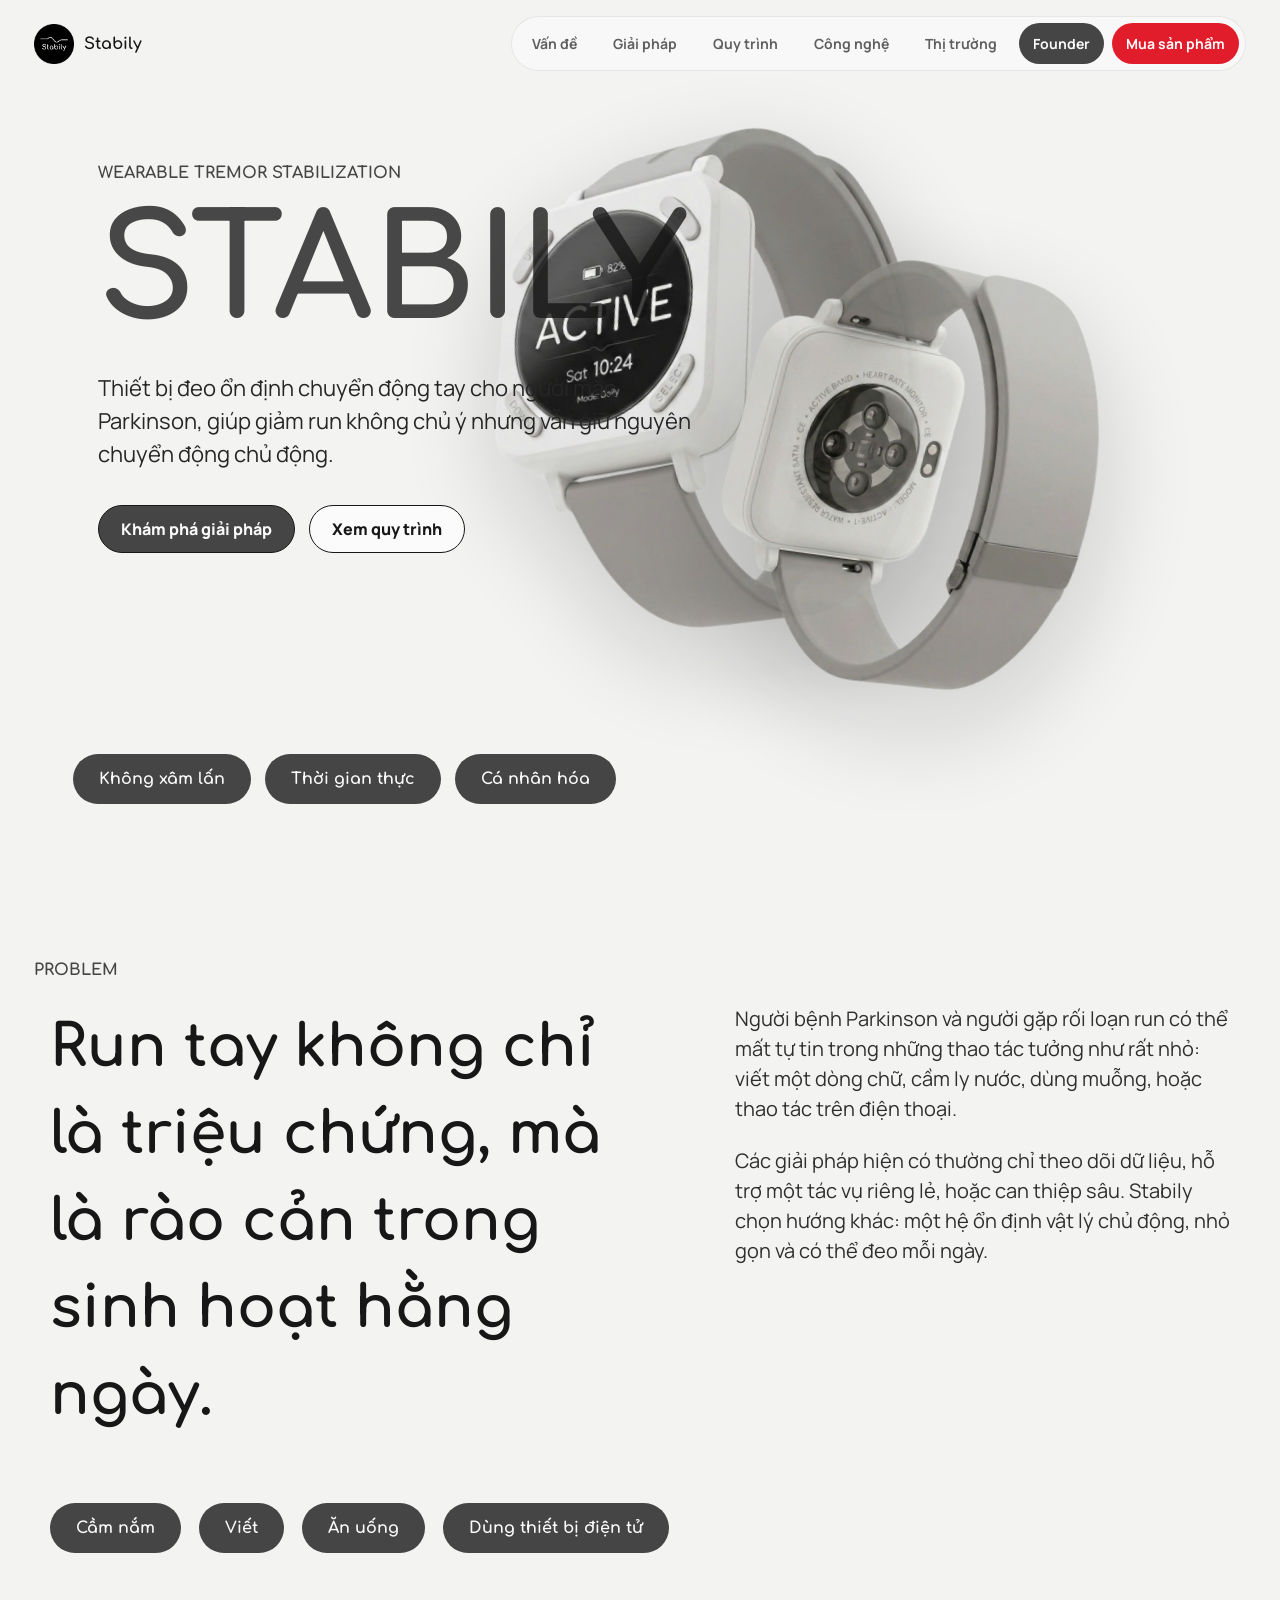
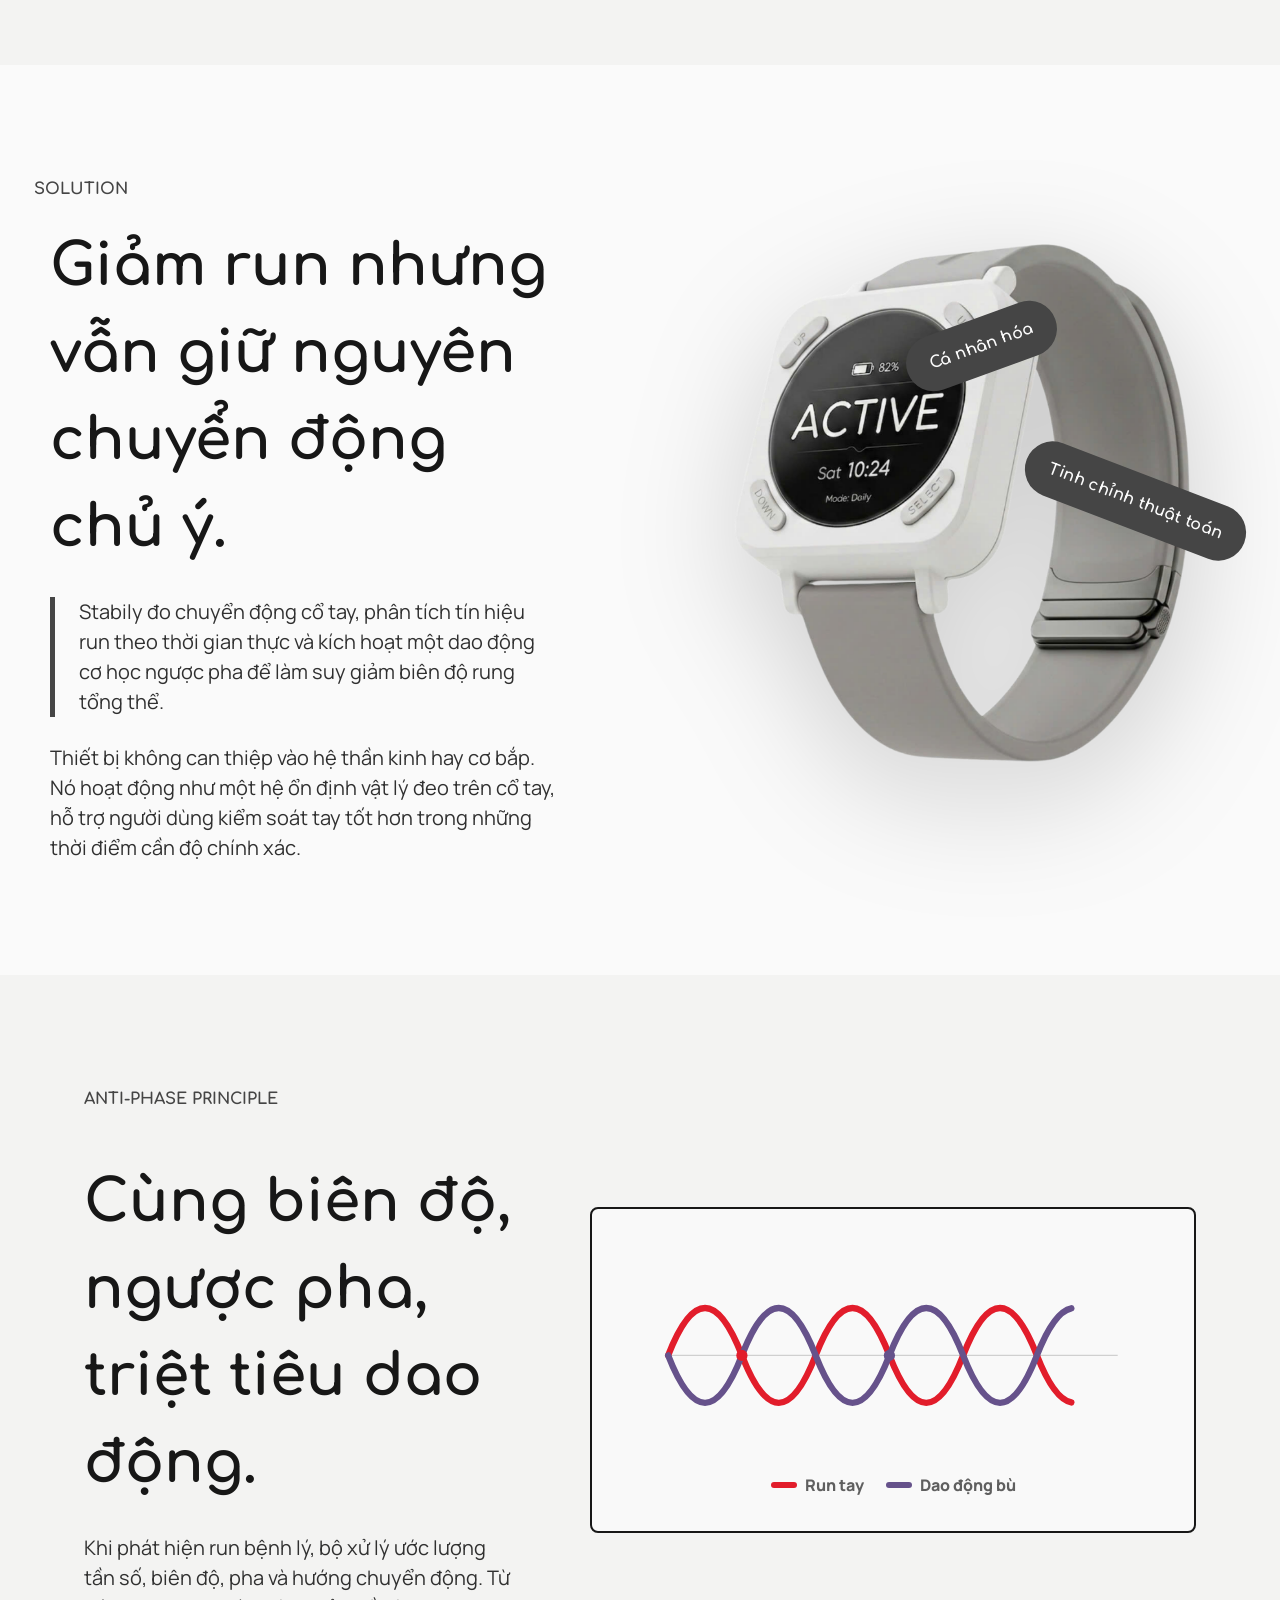
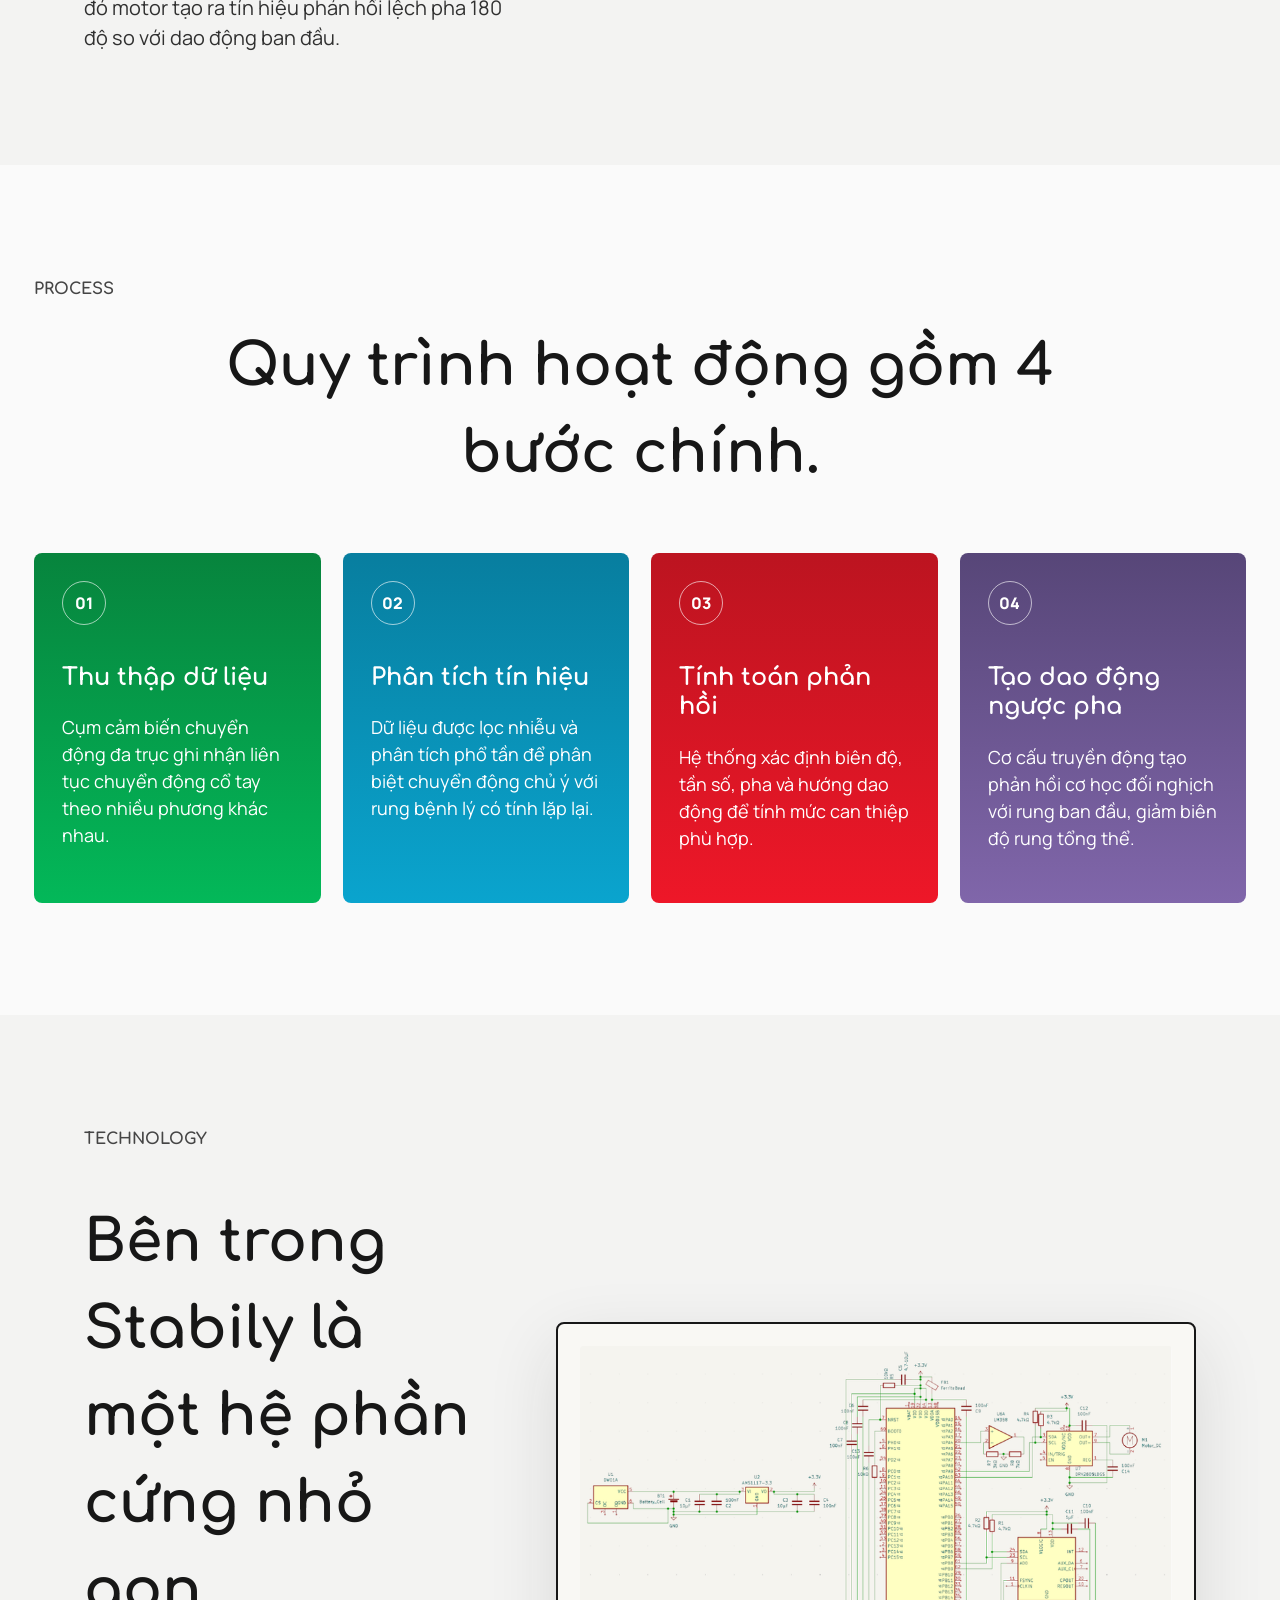
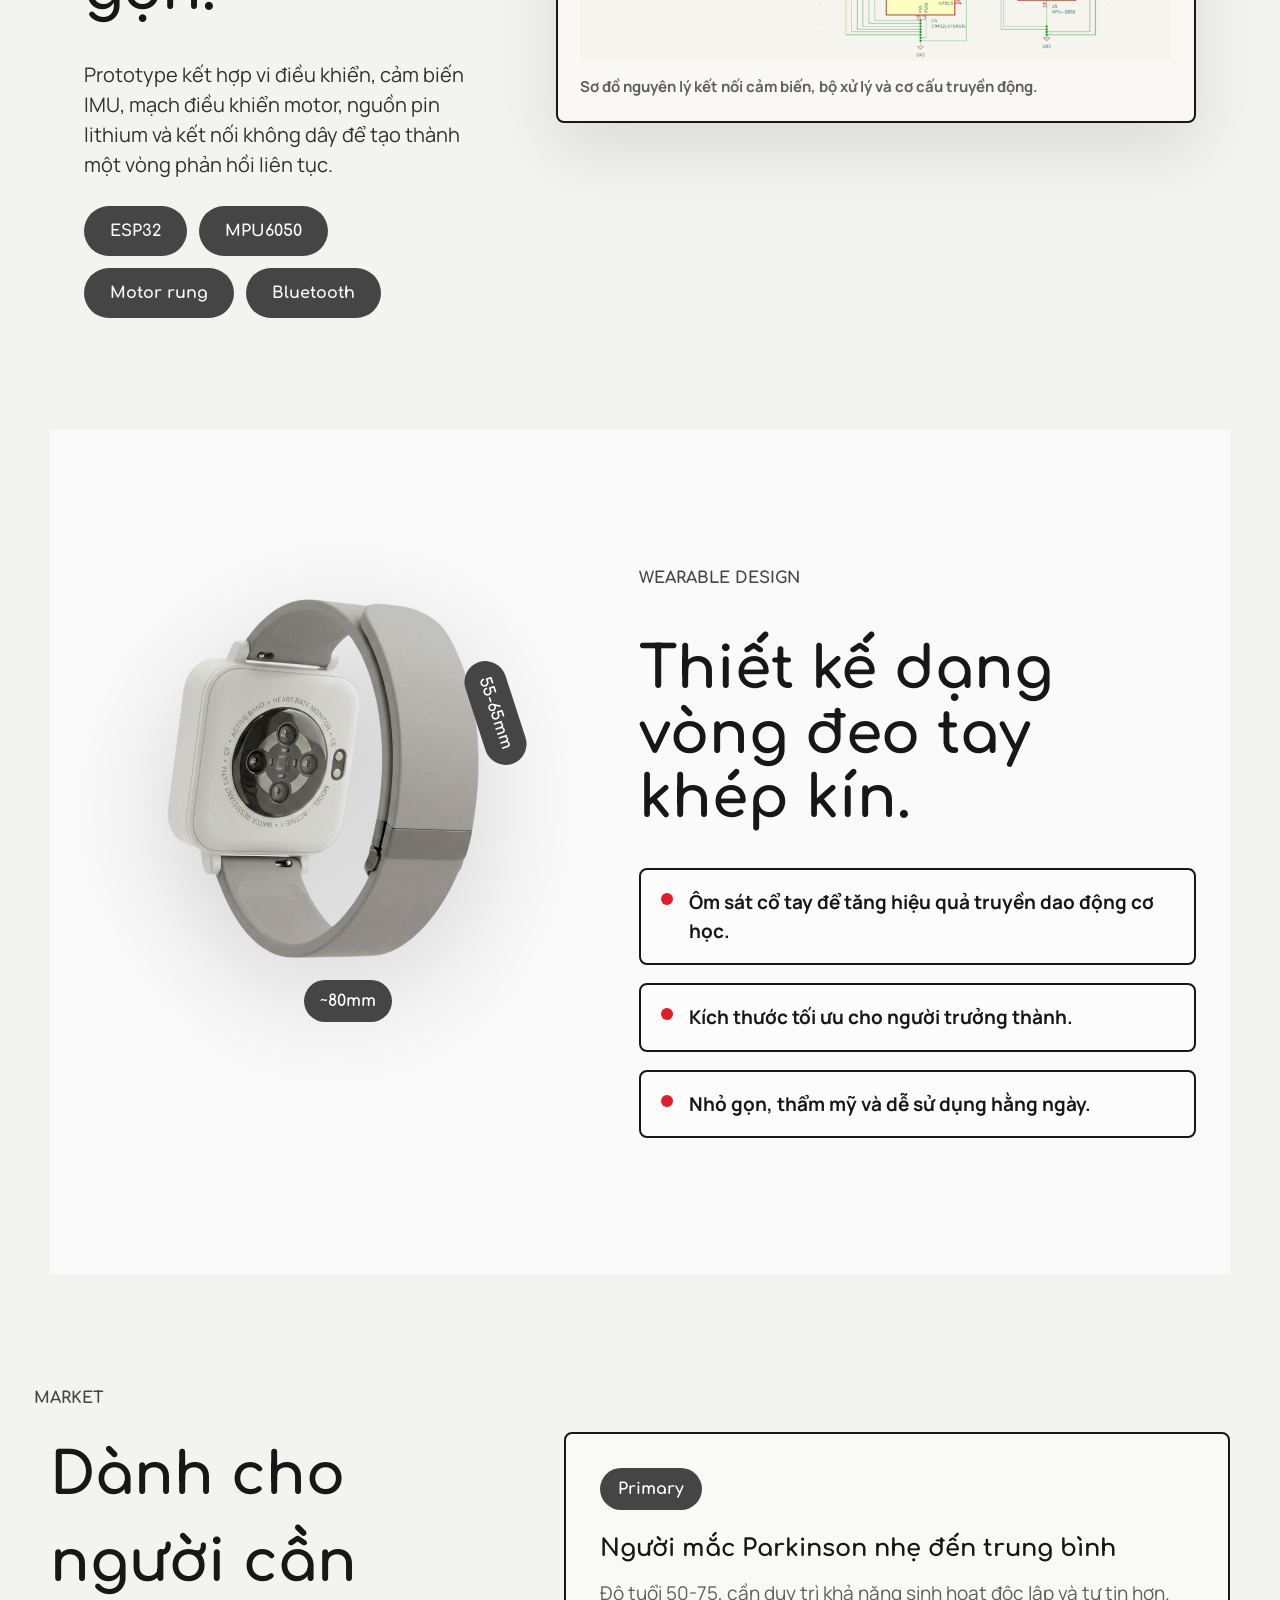
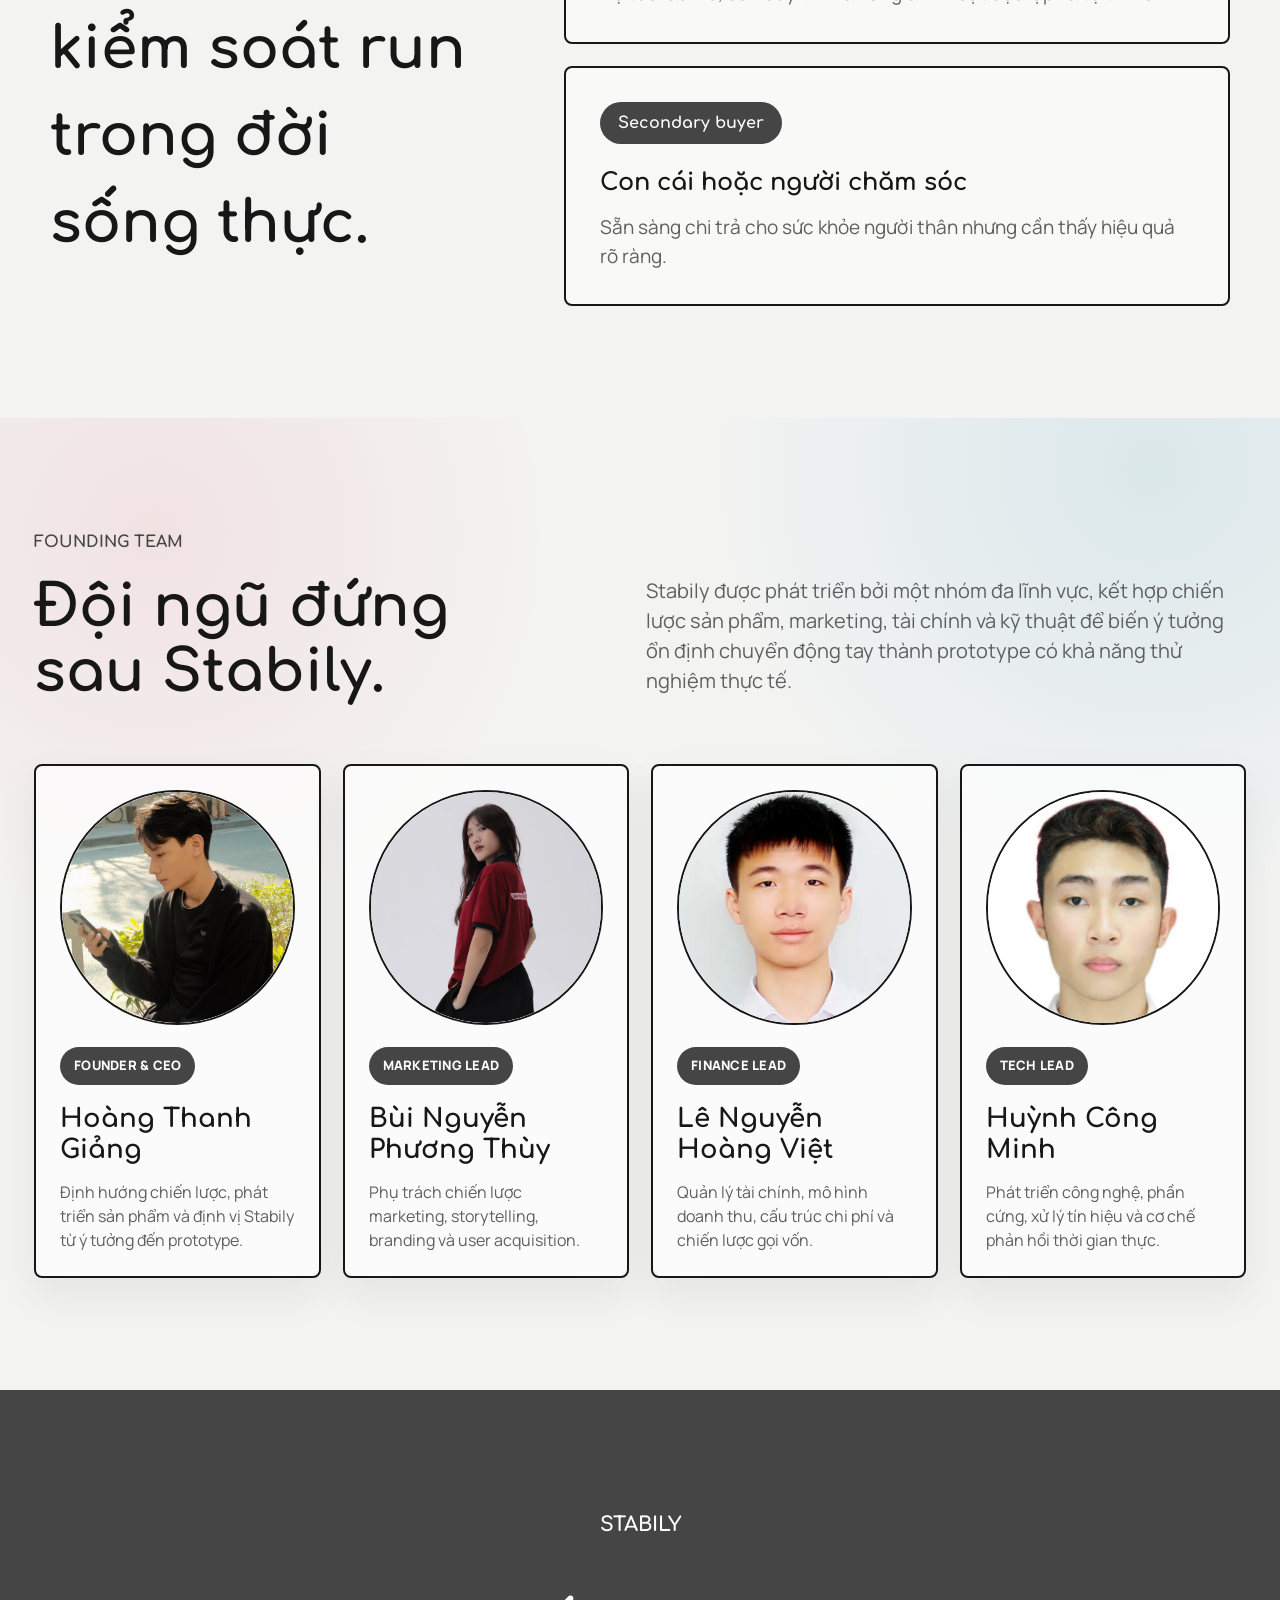
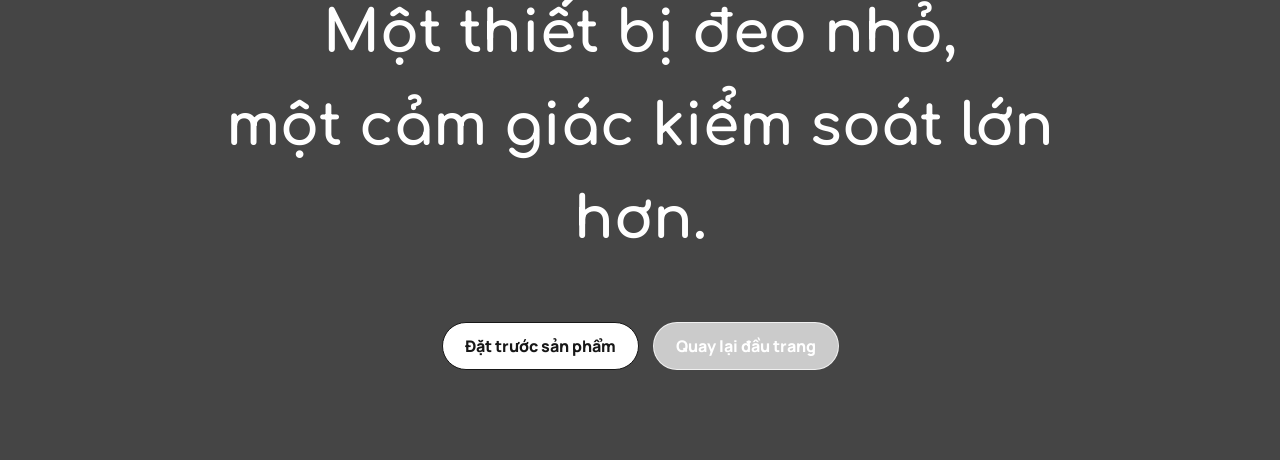
<file: index.html>
<!doctype html>
<html lang="vi">
  <head>
    <meta charset="utf-8" />
    <meta name="viewport" content="width=device-width, initial-scale=1" />
    <meta
      name="description"
      content="Stabily là thiết bị đeo hỗ trợ ổn định chuyển động tay cho người mắc Parkinson thông qua cơ chế bù trừ dao động ngược pha."
    />
    <title>Stabily | Wearable Tremor Stabilization</title>
    <link rel="preconnect" href="https://fonts.googleapis.com" />
    <link rel="preconnect" href="https://fonts.gstatic.com" crossorigin />
    <link
      href="https://fonts.googleapis.com/css2?family=Comfortaa:wght@400;500;600;700&family=Manrope:wght@400;500;600;700;800&display=swap"
      rel="stylesheet"
    />
    <link rel="stylesheet" href="./styles.css" />
  </head>
  <body>
    <header class="site-header" data-elevated="false">
      <a class="brand" href="index.html" aria-label="Stabily home">
        <img src="logo.png" alt="Stabily" style="height: 40px; width: auto; display: block;">
        <span>Stabily</span>
      </a>

      <button class="menu-toggle" type="button" aria-expanded="false" aria-controls="site-nav">
        <span></span>
        <span></span>
      </button>

      <nav class="site-nav" id="site-nav" aria-label="Điều hướng chính">
        <a href="#problem">Vấn đề</a>
        <a href="#solution">Giải pháp</a>
        <a href="#process">Quy trình</a>
        <a href="#hardware">Công nghệ</a>
        <a href="#market">Thị trường</a>
        <a href="#founders">Founder</a>
        <a class="nav-buy" href="./buy.html">Mua sản phẩm</a>
      </nav>
    </header>

    <main id="top">
      <section class="hero" aria-labelledby="hero-title">
        <div class="hero-product" aria-hidden="true">
          <img
            class="hero-ring hero-ring-front"
            src="stabily-front.png"
            alt=""
          />
          <img
            class="hero-ring hero-ring-inside"
            src="stabily-inside.png"
            alt=""
          />
        </div>

        <div class="hero-copy reveal">
          <p class="eyebrow">Wearable Tremor Stabilization</p>
          <h1 id="hero-title">STABILY</h1>
          <p class="hero-subtitle">
            Thiết bị đeo ổn định chuyển động tay cho người mắc Parkinson, giúp giảm run
            không chủ ý nhưng vẫn giữ nguyên chuyển động chủ động.
          </p>
          <div class="hero-actions">
            <a class="button button-primary" href="#solution">Khám phá giải pháp</a>
            <a class="button button-ghost" href="#process">Xem quy trình</a>
          </div>
        </div>

        <div class="hero-meta reveal" aria-label="Điểm nổi bật">
          <span>Không xâm lấn</span>
          <span>Thời gian thực</span>
          <span>Cá nhân hóa</span>
        </div>
      </section>

      <section class="problem-section section-pad" id="problem" aria-labelledby="problem-title">
        <div class="section-kicker">Problem</div>
        <div class="problem-grid">
          <div class="reveal">
            <h2 id="problem-title">Run tay không chỉ là triệu chứng, mà là rào cản trong sinh hoạt hằng ngày.</h2>
          </div>
          <div class="problem-copy reveal">
            <p>
              Người bệnh Parkinson và người gặp rối loạn run có thể mất tự tin trong những
              thao tác tưởng như rất nhỏ: viết một dòng chữ, cầm ly nước, dùng muỗng, hoặc
              thao tác trên điện thoại.
            </p>
            <p>
              Các giải pháp hiện có thường chỉ theo dõi dữ liệu, hỗ trợ một tác vụ riêng lẻ,
              hoặc can thiệp sâu. Stabily chọn hướng khác: một hệ ổn định vật lý chủ động,
              nhỏ gọn và có thể đeo mỗi ngày.
            </p>
          </div>
        </div>

        <div class="activity-strip reveal" aria-label="Hoạt động bị ảnh hưởng">
          <span>Cầm nắm</span>
          <span>Viết</span>
          <span>Ăn uống</span>
          <span>Dùng thiết bị điện tử</span>
        </div>
      </section>

      <section class="solution-section section-pad" id="solution" aria-labelledby="solution-title">
        <div class="section-kicker">Solution</div>
        <div class="solution-layout">
          <div class="solution-copy reveal">
            <h2 id="solution-title">Giảm run nhưng vẫn giữ nguyên chuyển động chủ ý.</h2>
            <p>
              Stabily đo chuyển động cổ tay, phân tích tín hiệu run theo thời gian thực và
              kích hoạt một dao động cơ học ngược pha để làm suy giảm biên độ rung tổng thể.
            </p>
            <p>
              Thiết bị không can thiệp vào hệ thần kinh hay cơ bắp. Nó hoạt động như một hệ
              ổn định vật lý đeo trên cổ tay, hỗ trợ người dùng kiểm soát tay tốt hơn trong
              những thời điểm cần độ chính xác.
            </p>
          </div>

          <div class="product-stage reveal">
            <img src="stabily-front.png" alt="Thiết bị đeo Stabily mặt ngoài" />
            <div class="callout callout-top">Cá nhân hóa</div>
            <div class="callout callout-side">Tinh chỉnh thuật toán</div>
          </div>
        </div>
      </section>

      <section class="wave-section section-pad" aria-labelledby="wave-title">
        <div class="wave-copy reveal">
          <div class="section-kicker">Anti-phase principle</div>
          <h2 id="wave-title">Cùng biên độ, ngược pha, triệt tiêu dao động.</h2>
          <p>
            Khi phát hiện run bệnh lý, bộ xử lý ước lượng tần số, biên độ, pha và hướng
            chuyển động. Từ đó motor tạo ra tín hiệu phản hồi lệch pha 180 độ so với dao
            động ban đầu.
          </p>
        </div>

        <div class="wave-panel reveal" aria-label="Minh họa dao động ngược pha">
          <svg viewBox="0 0 760 320" role="img" aria-labelledby="wave-svg-title wave-svg-desc">
            <title id="wave-svg-title">Minh họa dao động ngược pha</title>
            <desc id="wave-svg-desc">
              Một đường thể hiện rung tay và một đường thể hiện dao động bù ngược pha.
            </desc>
            <path class="grid-line" d="M60 160H700" />
            <path
              class="wave wave-tremor"
              d="M60 160 C95 70, 130 70, 165 160 S235 250, 270 160 S340 70, 375 160 S445 250, 480 160 S550 70, 585 160 S655 250, 700 160"
            />
            <path
              class="wave wave-counter"
              d="M60 160 C95 250, 130 250, 165 160 S235 70, 270 160 S340 250, 375 160 S445 70, 480 160 S550 250, 585 160 S655 70, 700 160"
            />
            <circle class="pulse-dot" cx="165" cy="160" r="8" />
            <circle class="pulse-dot pulse-dot-alt" cx="375" cy="160" r="8" />
          </svg>
          <div class="wave-legend">
            <span><i class="legend-red"></i>Run tay</span>
            <span><i class="legend-purple"></i>Dao động bù</span>
          </div>
        </div>
      </section>

      <section class="process-section section-pad" id="process" aria-labelledby="process-title">
        <div class="section-kicker">Process</div>
        <h2 id="process-title" class="center-title reveal">Quy trình hoạt động gồm 4 bước chính.</h2>

        <div class="process-grid">
          <article class="process-card process-green reveal">
            <span>01</span>
            <h3>Thu thập dữ liệu</h3>
            <p>
              Cụm cảm biến chuyển động đa trục ghi nhận liên tục chuyển động cổ tay theo
              nhiều phương khác nhau.
            </p>
          </article>

          <article class="process-card process-blue reveal">
            <span>02</span>
            <h3>Phân tích tín hiệu</h3>
            <p>
              Dữ liệu được lọc nhiễu và phân tích phổ tần để phân biệt chuyển động chủ ý với
              rung bệnh lý có tính lặp lại.
            </p>
          </article>

          <article class="process-card process-red reveal">
            <span>03</span>
            <h3>Tính toán phản hồi</h3>
            <p>
              Hệ thống xác định biên độ, tần số, pha và hướng dao động để tính mức can thiệp
              phù hợp.
            </p>
          </article>

          <article class="process-card process-purple reveal">
            <span>04</span>
            <h3>Tạo dao động ngược pha</h3>
            <p>
              Cơ cấu truyền động tạo phản hồi cơ học đối nghịch với rung ban đầu, giảm biên
              độ rung tổng thể.
            </p>
          </article>
        </div>
      </section>

      <section class="hardware-section section-pad" id="hardware" aria-labelledby="hardware-title">
        <div class="hardware-copy reveal">
          <div class="section-kicker">Technology</div>
          <h2 id="hardware-title">Bên trong Stabily là một hệ phần cứng nhỏ gọn.</h2>
          <p>
            Prototype kết hợp vi điều khiển, cảm biến IMU, mạch điều khiển motor, nguồn pin
            lithium và kết nối không dây để tạo thành một vòng phản hồi liên tục.
          </p>
          <div class="hardware-tags" aria-label="Thành phần hệ thống">
            <span>ESP32</span>
            <span>MPU6050</span>
            <span>Motor rung</span>
            <span>Bluetooth</span>
          </div>
        </div>

        <figure class="circuit-frame reveal">
          <img src="stabily-circuit.png" alt="Sơ đồ kỹ thuật bo mạch Stabily" />
          <figcaption>Sơ đồ nguyên lý kết nối cảm biến, bộ xử lý và cơ cấu truyền động.</figcaption>
        </figure>
      </section>

      <section class="fit-section section-pad" aria-labelledby="fit-title">
        <div class="fit-product reveal">
          <img src="stabily-inside.png" alt="Mặt trong thiết bị đeo Stabily" />
          <div class="dimension dimension-height">55-65mm</div>
          <div class="dimension dimension-width">~80mm</div>
        </div>
        <div class="fit-copy reveal">
          <div class="section-kicker">Wearable design</div>
          <h2 id="fit-title">Thiết kế dạng vòng đeo tay khép kín.</h2>
          <ul class="fit-list">
            <li>Ôm sát cổ tay để tăng hiệu quả truyền dao động cơ học.</li>
            <li>Kích thước tối ưu cho người trưởng thành.</li>
            <li>Nhỏ gọn, thẩm mỹ và dễ sử dụng hằng ngày.</li>
          </ul>
        </div>
      </section>

      <section class="market-section section-pad" id="market" aria-labelledby="market-title">
        <div class="section-kicker">Market</div>
        <div class="market-layout">
          <div class="reveal">
            <h2 id="market-title">Dành cho người cần kiểm soát run trong đời sống thực.</h2>
          </div>
          <div class="market-columns">
            <article class="market-column reveal">
              <span>Primary</span>
              <h3>Người mắc Parkinson nhẹ đến trung bình</h3>
              <p>Độ tuổi 50-75, cần duy trì khả năng sinh hoạt độc lập và tự tin hơn.</p>
            </article>
            <article class="market-column reveal">
              <span>Secondary buyer</span>
              <h3>Con cái hoặc người chăm sóc</h3>
              <p>Sẵn sàng chi trả cho sức khỏe người thân nhưng cần thấy hiệu quả rõ ràng.</p>
            </article>
          </div>
        </div>
      </section>

      <section class="founder-section section-pad" id="founders" aria-labelledby="founders-title">
        <div class="section-kicker">Founding team</div>
        <div class="founder-heading reveal">
          <h2 id="founders-title">Đội ngũ đứng sau Stabily.</h2>
          <p>
            Stabily được phát triển bởi một nhóm đa lĩnh vực, kết hợp chiến lược sản phẩm,
            marketing, tài chính và kỹ thuật để biến ý tưởng ổn định chuyển động tay thành
            prototype có khả năng thử nghiệm thực tế.
          </p>
        </div>

        <div class="founder-grid">
          <article class="founder-card reveal">
            <img src="hoang-thanh-giang.png" alt="Hoàng Thanh Giảng" />
            <span>Founder & CEO</span>
            <h3>Hoàng Thanh Giảng</h3>
            <p>Định hướng chiến lược, phát triển sản phẩm và định vị Stabily từ ý tưởng đến prototype.</p>
          </article>

          <article class="founder-card reveal">
            <img src="bui-nguyen-phuong-thuy.png" alt="Bùi Nguyễn Phương Thùy" />
            <span>Marketing Lead</span>
            <h3>Bùi Nguyễn Phương Thùy</h3>
            <p>Phụ trách chiến lược marketing, storytelling, branding và user acquisition.</p>
          </article>

          <article class="founder-card reveal">
            <img src="le-nguyen-hoang-viet.png" alt="Lê Nguyễn Hoàng Việt" />
            <span>Finance Lead</span>
            <h3>Lê Nguyễn Hoàng Việt</h3>
            <p>Quản lý tài chính, mô hình doanh thu, cấu trúc chi phí và chiến lược gọi vốn.</p>
          </article>

          <article class="founder-card reveal">
            <img src="huynh-cong-minh.png" alt="Huỳnh Công Minh" />
            <span>Tech Lead</span>
            <h3>Huỳnh Công Minh</h3>
            <p>Phát triển công nghệ, phần cứng, xử lý tín hiệu và cơ chế phản hồi thời gian thực.</p>
          </article>
        </div>
      </section>

      <section class="cta-section" aria-labelledby="cta-title">
        <div class="cta-inner reveal">
          <p class="eyebrow">Stabily</p>
          <h2 id="cta-title">Một thiết bị đeo nhỏ, <br>
            một cảm giác kiểm soát lớn hơn.</h2>
          <div class="cta-actions">
            <a class="button button-primary" href="./buy.html">Đặt trước sản phẩm</a>
            <a class="button button-ghost light" href="#top">Quay lại đầu trang</a>
          </div>
        </div>
      </section>
    </main>

    <script src="./script.js"></script>
  </body>
</html>
</file>
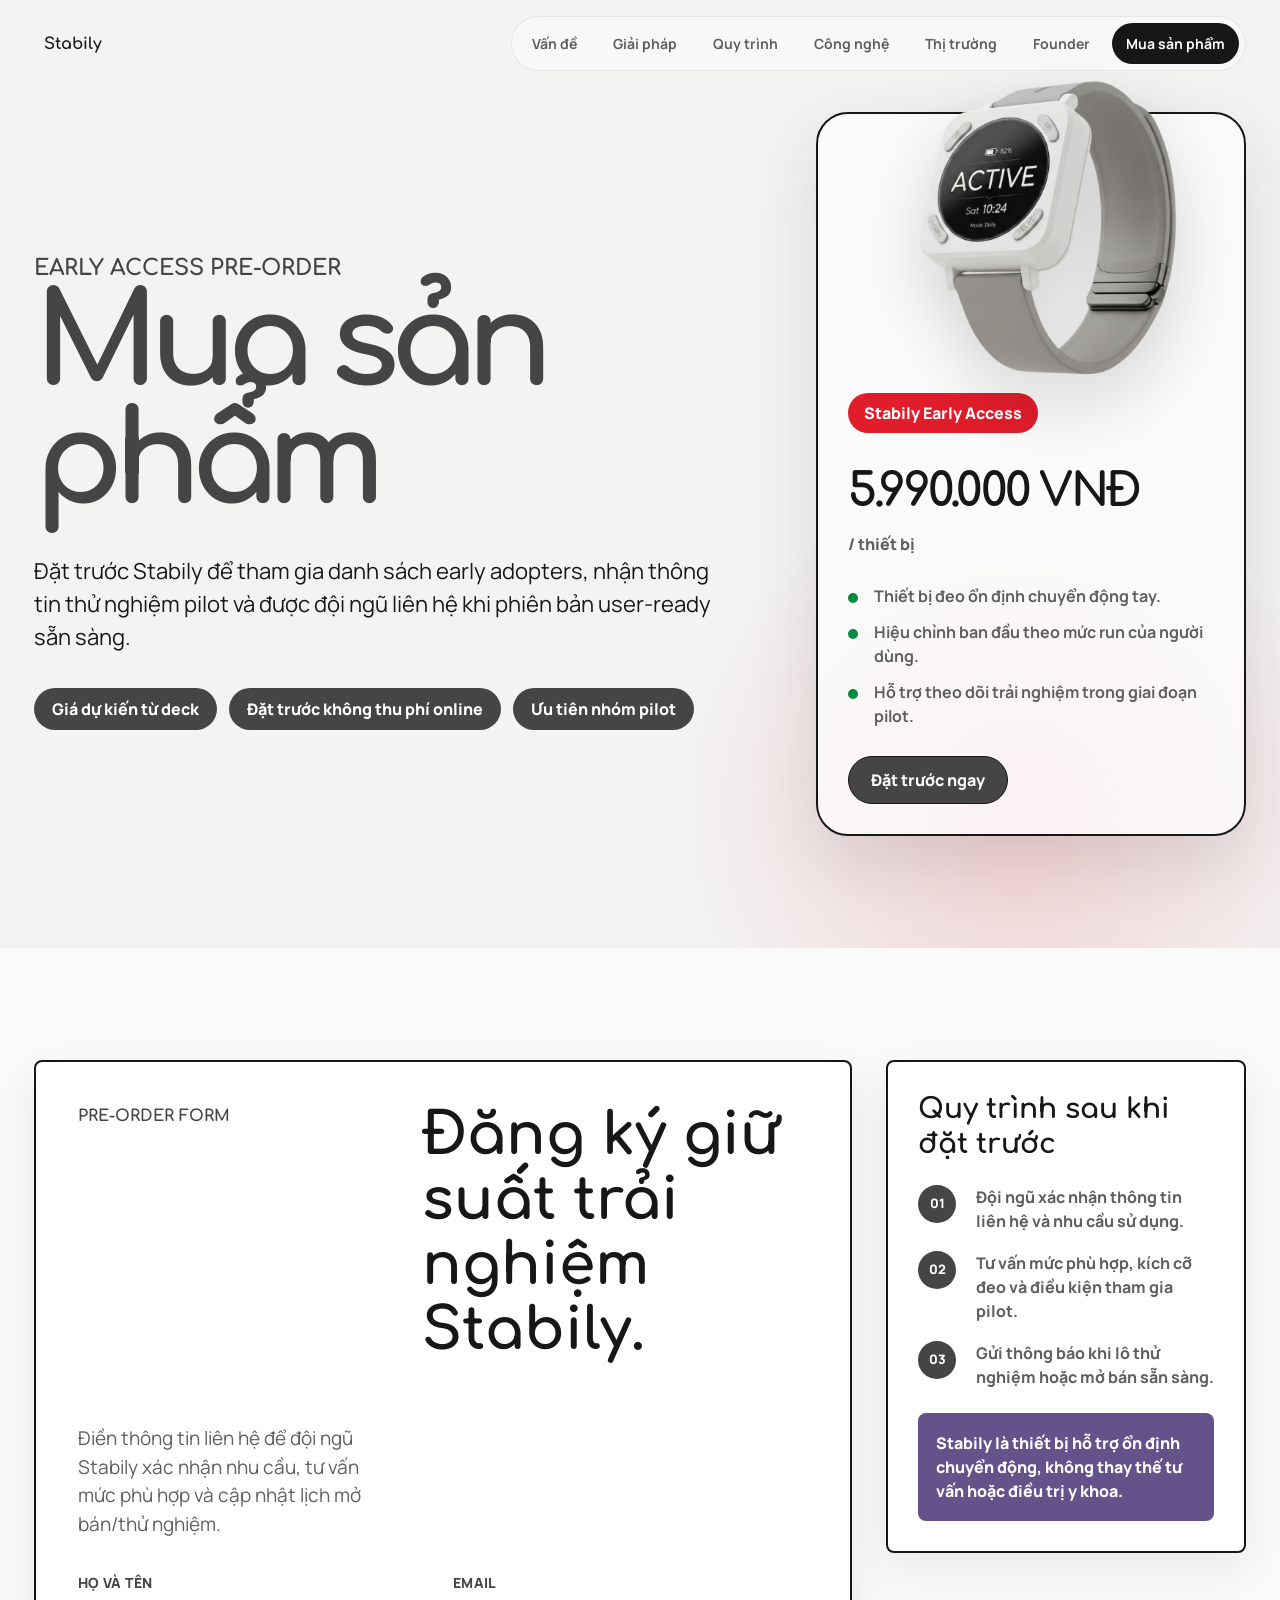
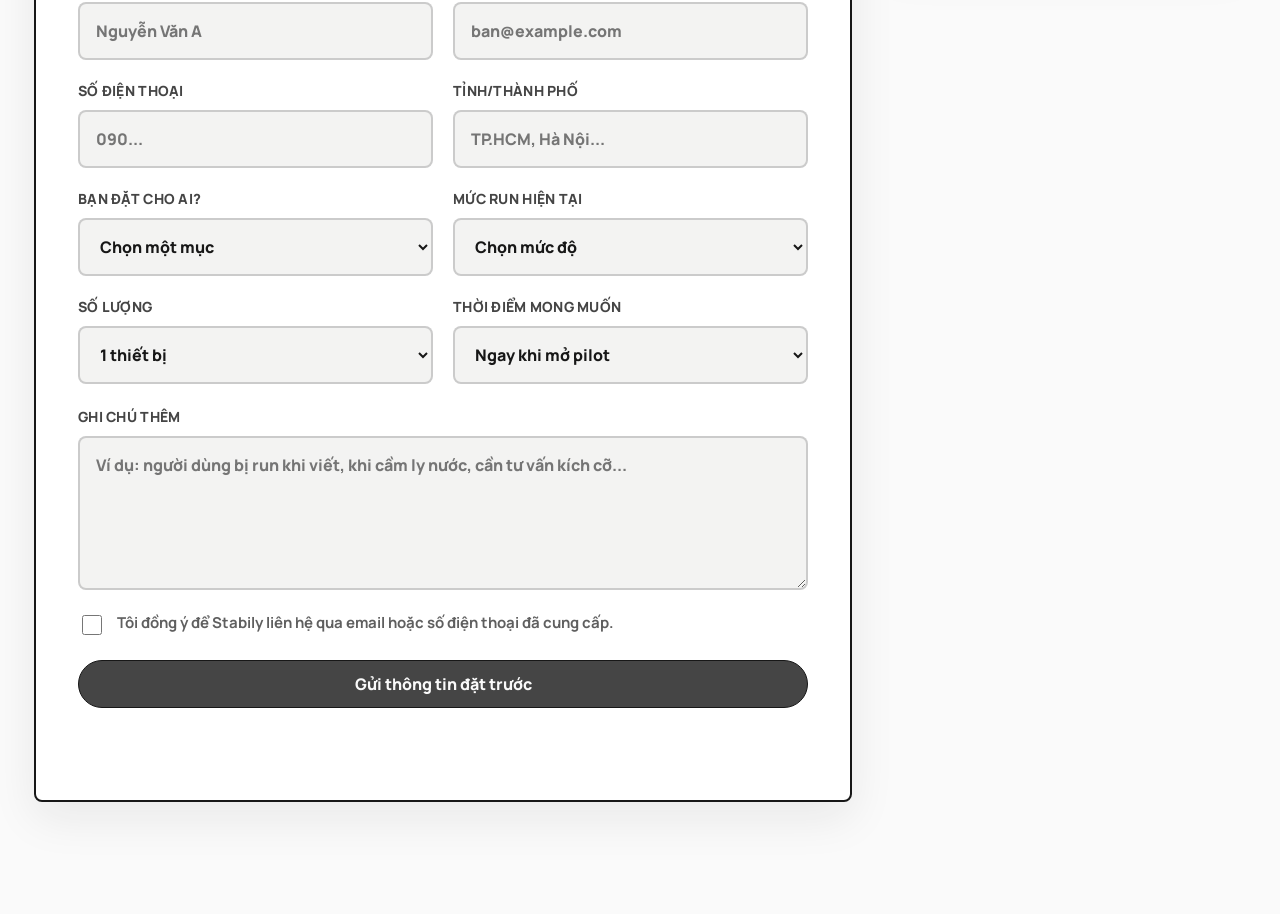
<file: buy.html>
<!doctype html>
<html lang="vi">
  <head>
    <meta charset="utf-8" />
    <meta name="viewport" content="width=device-width, initial-scale=1" />
    <meta
      name="description"
      content="Đặt trước Stabily - thiết bị đeo hỗ trợ ổn định chuyển động tay cho người mắc Parkinson và người gặp rối loạn run."
    />
    <title>Mua sản phẩm | Stabily</title>
    <link rel="preconnect" href="https://fonts.googleapis.com" />
    <link rel="preconnect" href="https://fonts.gstatic.com" crossorigin />
    <link
      href="https://fonts.googleapis.com/css2?family=Comfortaa:wght@400;500;600;700&family=Manrope:wght@400;500;600;700;800&display=swap"
      rel="stylesheet"
    />
    <link rel="stylesheet" href="./styles.css" />
  </head>
  <body class="buy-page">
    <header class="site-header" data-elevated="false">
      <a class="brand" href="./index.html#top" aria-label="Stabily home">
        <span class="brand-mark">
          <span class="brand-wave"></span>
        </span>
        <span>Stabily</span>
      </a>

      <button class="menu-toggle" type="button" aria-expanded="false" aria-controls="site-nav">
        <span></span>
        <span></span>
      </button>

      <nav class="site-nav" id="site-nav" aria-label="Điều hướng chính">
        <a href="./index.html#problem">Vấn đề</a>
        <a href="./index.html#solution">Giải pháp</a>
        <a href="./index.html#process">Quy trình</a>
        <a href="./index.html#hardware">Công nghệ</a>
        <a href="./index.html#market">Thị trường</a>
        <a href="./index.html#founders">Founder</a>
        <a class="nav-buy is-active" href="./buy.html">Mua sản phẩm</a>
      </nav>
    </header>

    <main id="top">
      <section class="purchase-hero section-pad" aria-labelledby="purchase-title">
        <div class="purchase-copy reveal">
          <p class="eyebrow">Early Access Pre-order</p>
          <h1 id="purchase-title">Mua sản phẩm</h1>
          <p>
            Đặt trước Stabily để tham gia danh sách early adopters, nhận thông tin thử nghiệm
            pilot và được đội ngũ liên hệ khi phiên bản user-ready sẵn sàng.
          </p>
          <div class="purchase-badges" aria-label="Thông tin nhanh">
            <span>Giá dự kiến từ deck</span>
            <span>Đặt trước không thu phí online</span>
            <span>Ưu tiên nhóm pilot</span>
          </div>
        </div>

        <aside class="price-card reveal" aria-label="Giá sản phẩm Stabily">
          <img src="./stabily-front.png" alt="Thiết bị đeo Stabily" />
          <div class="price-label">Stabily Early Access</div>
          <div class="price">5.990.000 VNĐ</div>
          <p>/ thiết bị</p>
          <ul class="price-list">
            <li>Thiết bị đeo ổn định chuyển động tay.</li>
            <li>Hiệu chỉnh ban đầu theo mức run của người dùng.</li>
            <li>Hỗ trợ theo dõi trải nghiệm trong giai đoạn pilot.</li>
          </ul>
          <a class="button button-primary" href="#preorder">Đặt trước ngay</a>
        </aside>
      </section>

      <section class="preorder-section section-pad" id="preorder" aria-labelledby="preorder-title">
        <div class="preorder-panel reveal">
          <div class="form-heading">
            <div class="section-kicker">Pre-order form</div>
            <h2 id="preorder-title">Đăng ký giữ suất trải nghiệm Stabily.</h2>
            <p>
              Điền thông tin liên hệ để đội ngũ Stabily xác nhận nhu cầu, tư vấn mức phù hợp
              và cập nhật lịch mở bán/thử nghiệm.
            </p>
          </div>

          <form class="preorder-form" action="#" method="post">
            <div class="form-grid">
              <label>
                Họ và tên
                <input name="name" type="text" autocomplete="name" placeholder="Nguyễn Văn A" required />
              </label>

              <label>
                Email
                <input name="email" type="email" autocomplete="email" placeholder="ban@example.com" required />
              </label>

              <label>
                Số điện thoại
                <input
                  name="phone"
                  type="tel"
                  autocomplete="tel"
                  placeholder="090..."
                  pattern="[0-9+()\\s-]{8,}"
                  required
                />
              </label>

              <label>
                Tỉnh/Thành phố
                <input name="city" type="text" autocomplete="address-level1" placeholder="TP.HCM, Hà Nội..." />
              </label>

              <label>
                Bạn đặt cho ai?
                <select name="buyerType" required>
                  <option value="">Chọn một mục</option>
                  <option>Cho bản thân</option>
                  <option>Cho người thân</option>
                  <option>Cho phòng khám / trung tâm phục hồi</option>
                  <option>Quan tâm với vai trò đối tác</option>
                </select>
              </label>

              <label>
                Mức run hiện tại
                <select name="tremorLevel" required>
                  <option value="">Chọn mức độ</option>
                  <option>Nhẹ - thỉnh thoảng ảnh hưởng thao tác</option>
                  <option>Trung bình - ảnh hưởng sinh hoạt hằng ngày</option>
                  <option>Nặng - cần người hỗ trợ thường xuyên</option>
                  <option>Chưa rõ, cần tư vấn thêm</option>
                </select>
              </label>

              <label>
                Số lượng
                <select name="quantity" required>
                  <option>1 thiết bị</option>
                  <option>2 thiết bị</option>
                  <option>3-5 thiết bị</option>
                  <option>Trên 5 thiết bị</option>
                </select>
              </label>

              <label>
                Thời điểm mong muốn
                <select name="timeline">
                  <option>Ngay khi mở pilot</option>
                  <option>Trong 3-6 tháng tới</option>
                  <option>Chỉ muốn nhận thông tin trước</option>
                </select>
              </label>
            </div>

            <label class="full-field">
              Ghi chú thêm
              <textarea
                name="message"
                rows="5"
                placeholder="Ví dụ: người dùng bị run khi viết, khi cầm ly nước, cần tư vấn kích cỡ..."
              ></textarea>
            </label>

            <label class="consent-field">
              <input type="checkbox" name="consent" required />
              <span>Tôi đồng ý để Stabily liên hệ qua email hoặc số điện thoại đã cung cấp.</span>
            </label>

            <button class="button button-primary" type="submit">Gửi thông tin đặt trước</button>
            <p class="form-status" role="status" aria-live="polite"></p>
          </form>
        </div>

        <aside class="preorder-aside reveal">
          <h3>Quy trình sau khi đặt trước</h3>
          <ol class="timeline-list">
            <li>
              <span>01</span>
              Đội ngũ xác nhận thông tin liên hệ và nhu cầu sử dụng.
            </li>
            <li>
              <span>02</span>
              Tư vấn mức phù hợp, kích cỡ đeo và điều kiện tham gia pilot.
            </li>
            <li>
              <span>03</span>
              Gửi thông báo khi lô thử nghiệm hoặc mở bán sẵn sàng.
            </li>
          </ol>
          <p class="soft-note">
            Stabily là thiết bị hỗ trợ ổn định chuyển động, không thay thế tư vấn hoặc điều trị y khoa.
          </p>
        </aside>
      </section>
    </main>

    <script src="./script.js"></script>
  </body>
</html>
</file>
<file: styles.css>
:root {
  --paper: #f3f3f2;
  --paper-soft: #fafafa;
  --ink: #171717;
  --muted: #5f5f5f;
  --charcoal: #454545;
  --line: #d9d9d6;
  --red: #e21d2b;
  --green: #028a41;
  --blue: #0887a8;
  --purple: #66528b;
  --shadow: 0 24px 70px rgba(31, 31, 31, 0.12);
  --radius: 8px;
  --pill: 999px;
  --content: 1180px;
}

* {
  box-sizing: border-box;
}

html {
  scroll-behavior: smooth;
}

section {
  scroll-margin-top: 88px;
}

body {
  margin: 0;
  color: var(--ink);
  background: var(--paper);
  font-family: "Manrope", "Segoe UI", sans-serif;
  line-height: 1.5;
  overflow-x: hidden;
}

body.menu-open {
  overflow: hidden;
}

img {
  display: block;
  max-width: 100%;
}

a {
  color: inherit;
  text-decoration: none;
}

button {
  font: inherit;
}

.site-header {
  position: fixed;
  z-index: 20;
  top: 0;
  left: 0;
  right: 0;
  display: flex;
  align-items: center;
  justify-content: space-between;
  min-height: 74px;
  padding: 16px 34px;
  color: var(--ink);
  transition: background 200ms ease, box-shadow 200ms ease;
}

.site-header[data-elevated="true"] {
  background: rgba(243, 243, 242, 0.88);
  box-shadow: 0 1px 0 rgba(0, 0, 0, 0.08);
  backdrop-filter: blur(18px);
}

.brand {
  display: inline-flex;
  align-items: center;
  gap: 10px;
  font-family: "Comfortaa", "Manrope", sans-serif;
  font-weight: 700;
}

/*.brand-mark {
  position: relative;
  width: 42px;
  height: 42px;
  border-radius: 50%;
  background: #050505;
  box-shadow: inset 0 0 0 1px rgba(255, 255, 255, 0.2);
}

.brand-wave,
.brand-wave::before,
.brand-wave::after {
  position: absolute;
  content: "";
  height: 2px;
  border-radius: var(--pill);
  background: #fff;
}

.brand-wave {
  width: 24px;
  left: 9px;
  top: 21px;
}

.brand-wave::before {
  width: 10px;
  left: 3px;
  top: -5px;
  transform: rotate(18deg);
}

.brand-wave::after {
  width: 10px;
  right: 3px;
  top: 5px;
  transform: rotate(18deg);
} */

.site-nav {
  display: flex;
  align-items: center;
  gap: 8px;
  padding: 6px;
  border: 1px solid rgba(23, 23, 23, 0.08);
  border-radius: var(--pill);
  background: rgba(255, 255, 255, 0.46);
}

.site-nav a {
  padding: 10px 14px;
  border-radius: var(--pill);
  color: var(--muted);
  font-size: 14px;
  font-weight: 700;
  transition: background 160ms ease, color 160ms ease;
}

.site-nav a:hover,
.site-nav a.is-active {
  color: var(--paper-soft);
  background: var(--charcoal);
}

.site-nav .nav-buy {
  color: #fff;
  background: var(--red);
}

.site-nav .nav-buy:hover,
.site-nav .nav-buy.is-active {
  color: #fff;
  background: var(--ink);
}

.menu-toggle {
  display: none;
  width: 44px;
  height: 44px;
  border: 1px solid rgba(23, 23, 23, 0.15);
  border-radius: var(--pill);
  background: rgba(255, 255, 255, 0.76);
}

.menu-toggle span {
  display: block;
  width: 18px;
  height: 2px;
  margin: 5px auto;
  border-radius: var(--pill);
  background: var(--ink);
}

.hero {
  position: relative;
  display: grid;
  min-height: 94svh;
  padding: 108px 34px 42px;
  isolation: isolate;
}

.hero::after {
  position: absolute;
  z-index: -2;
  inset: auto 0 0;
  height: 22vh;
  content: "";
  background: linear-gradient(180deg, rgba(243, 243, 242, 0), var(--paper));
}

.hero-product {
  position: absolute;
  z-index: -1;
  inset: 0;
  overflow: hidden;
}

.hero-ring {
  position: absolute;
  width: min(44vw, 700px);
  min-width: 360px;
  filter: drop-shadow(0 34px 54px rgba(0, 0, 0, 0.2));
  opacity: 0.94;
}

.hero-ring-front {
  top: 10vh;
  left: 31vw;
  transform: rotate(-9deg);
}

.hero-ring-inside {
  right: 7vw;
  bottom: 10vh;
  transform: rotate(7deg);
}

.hero-copy {
  align-self: center;
  width: min(100%, 920px);
  max-width: 920px;
  padding-left: 5vw;
}

.eyebrow,
.section-kicker {
  margin: 0 0 22px;
  color: var(--charcoal);
  font-family: "Comfortaa", "Manrope", sans-serif;
  font-size: 16px;
  font-weight: 700;
  text-transform: uppercase;
}

.hero h1 {
  position: relative;
  margin: 0;
  font-family: "Comfortaa", "Manrope", sans-serif;
  font-size: 142px;
  font-weight: 700;
  line-height: 0.92;
  color: rgba(19, 19, 19, 0.77);
}

.hero-subtitle {
  max-width: 610px;
  margin: 34px 0 0;
  color: #262626;
  font-size: 22px;
}

.hero-actions,
.hero-meta {
  display: flex;
  flex-wrap: wrap;
  gap: 14px;
  width: min(100%, 620px);
}

.hero-actions {
  margin-top: 34px;
}

.button {
  display: inline-flex;
  align-items: center;
  justify-content: center;
  min-height: 48px;
  padding: 0 22px;
  border: 1px solid var(--ink);
  border-radius: var(--pill);
  font-weight: 800;
  transition: transform 160ms ease, background 160ms ease, color 160ms ease;
}

.button:hover {
  transform: translateY(-2px);
}

.button-primary {
  color: var(--paper-soft);
  background: var(--charcoal);
}

.button-ghost {
  background: rgba(255, 255, 255, 0.72);
}

.hero-meta {
  align-self: end;
  justify-content: center;
  margin-top: 42px;
}

.hero-meta span,
.activity-strip span,
.hardware-tags span {
  display: inline-flex;
  align-items: center;
  min-height: 50px;
  padding: 0 26px;
  border-radius: var(--pill);
  color: var(--paper-soft);
  background: var(--charcoal);
  font-family: "Comfortaa", "Manrope", sans-serif;
  font-weight: 700;
}

.section-pad {
  padding: 112px 34px;
}

.problem-grid,
.solution-layout,
.wave-section,
.hardware-section,
.fit-section,
.market-layout,
.cta-inner {
  width: min(100%, var(--content));
  margin: 0 auto;
}

h2 {
  margin: 0;
  font-family: "Comfortaa", "Manrope", sans-serif;
  font-size: 58px;
  line-height: 1.12;
  font-weight: 700;
}

h3 {
  margin: 0;
  font-family: "Comfortaa", "Manrope", sans-serif;
  font-size: 24px;
  line-height: 1.22;
}

p {
  margin: 0;
}

.problem-grid {
  display: grid;
  grid-template-columns: 1.1fr 0.9fr;
  gap: 80px;
  align-items: start;
}

.problem-copy {
  display: grid;
  gap: 22px;
  color: #2f2f2f;
  font-size: 20px;
}

.activity-strip {
  display: flex;
  flex-wrap: wrap;
  gap: 18px;
  width: min(100%, var(--content));
  margin: 64px auto 0;
}

.solution-section {
  background: var(--paper-soft);
}

.solution-layout,
.hardware-section,
.fit-section {
  display: grid;
  grid-template-columns: 0.92fr 1.08fr;
  gap: 80px;
  align-items: center;
}

.solution-copy,
.hardware-copy,
.fit-copy,
.wave-copy {
  display: grid;
  gap: 26px;
}

.solution-copy p,
.hardware-copy p,
.fit-copy p,
.wave-copy p {
  color: #303030;
  font-size: 20px;
}

.solution-copy p:first-of-type {
  padding-left: 24px;
  border-left: 5px solid var(--charcoal);
}

.product-stage {
  position: relative;
  min-height: 560px;
}

.product-stage img {
  position: absolute;
  right: 0;
  bottom: 0;
  width: min(100%, 620px);
  filter: drop-shadow(0 34px 60px rgba(0, 0, 0, 0.18));
}

.callout {
  position: absolute;
  z-index: 2;
  display: inline-flex;
  align-items: center;
  min-height: 56px;
  padding: 0 24px;
  border-radius: var(--pill);
  color: var(--paper-soft);
  background: var(--charcoal);
  font-family: "Comfortaa", "Manrope", sans-serif;
  font-weight: 700;
}

.callout-top {
  top: 55px;
  right: 170px;
  transform: rotate(-20deg);
}

.callout-side {
  top: 210px;
  right: -22px;
  transform: rotate(21deg);
}

.wave-section {
  display: grid;
  grid-template-columns: 0.72fr 1fr;
  gap: 70px;
  align-items: center;
}

.wave-panel {
  padding: 34px;
  border: 2px solid var(--ink);
  border-radius: var(--radius);
  background: rgba(255, 255, 255, 0.48);
}

.wave-panel svg {
  width: 100%;
}

.grid-line {
  fill: none;
  stroke: rgba(23, 23, 23, 0.18);
  stroke-width: 2;
}

.wave {
  fill: none;
  stroke-width: 9;
  stroke-linecap: round;
  stroke-dasharray: 980;
  animation: trace 4.2s ease-in-out infinite;
}

.wave-tremor {
  stroke: var(--red);
}

.wave-counter {
  stroke: var(--purple);
  animation-delay: 520ms;
}

.pulse-dot {
  fill: var(--red);
  animation: pulse 2.2s ease-in-out infinite;
}

.pulse-dot-alt {
  fill: var(--purple);
  animation-delay: 520ms;
}

.wave-legend {
  display: flex;
  gap: 22px;
  justify-content: center;
  color: var(--muted);
  font-weight: 800;
}

.wave-legend span {
  display: inline-flex;
  align-items: center;
  gap: 8px;
}

.wave-legend i {
  display: inline-block;
  width: 26px;
  height: 6px;
  border-radius: var(--pill);
}

.legend-red {
  background: var(--red);
}

.legend-purple {
  background: var(--purple);
}

.process-section {
  background: var(--paper-soft);
}

.center-title {
  width: min(100%, 980px);
  margin: 0 auto 56px;
  text-align: center;
}

.process-grid {
  display: grid;
  grid-template-columns: repeat(4, 1fr);
  gap: 22px;
  width: min(100%, 1240px);
  margin: 0 auto;
}

.process-card {
  min-height: 350px;
  padding: 28px;
  border-radius: var(--radius);
  color: #fff;
}

.process-card span {
  display: inline-flex;
  width: 44px;
  height: 44px;
  align-items: center;
  justify-content: center;
  margin-bottom: 38px;
  border: 1px solid rgba(255, 255, 255, 0.62);
  border-radius: 50%;
  font-weight: 800;
}

.process-card p {
  margin-top: 22px;
  font-size: 18px;
}

.process-green {
  background: linear-gradient(180deg, #07843d, #03b859);
}

.process-blue {
  background: linear-gradient(180deg, #087e9f, #0aa4ce);
}

.process-red {
  background: linear-gradient(180deg, #bc1420, #ee1728);
}

.process-purple {
  background: linear-gradient(180deg, #574678, #8066aa);
}

.hardware-section {
  grid-template-columns: 0.76fr 1.24fr;
}

.hardware-tags {
  display: flex;
  flex-wrap: wrap;
  gap: 12px;
}

.circuit-frame {
  margin: 0;
  padding: 22px;
  border: 2px solid var(--ink);
  border-radius: var(--radius);
  background: #f9f8f4;
  box-shadow: var(--shadow);
}

.circuit-frame img {
  width: 100%;
  border-radius: 4px;
}

.circuit-frame figcaption {
  margin-top: 16px;
  color: var(--muted);
  font-size: 15px;
  font-weight: 700;
}

.fit-section {
  background: var(--paper-soft);
}

.fit-product {
  position: relative;
  min-height: 620px;
}

.fit-product img {
  width: min(100%, 590px);
  margin: 0 auto;
  filter: drop-shadow(0 34px 56px rgba(0, 0, 0, 0.16));
}

.dimension {
  position: absolute;
  display: inline-flex;
  align-items: center;
  justify-content: center;
  min-height: 42px;
  padding: 0 16px;
  border-radius: var(--pill);
  color: #fff;
  background: var(--charcoal);
  font-family: "Comfortaa", "Manrope", sans-serif;
  font-weight: 700;
}

.dimension-height {
  top: 150px;
  right: 10px;
  transform: rotate(72deg);
}

.dimension-width {
  left: 220px;
  bottom: 140px;
}

.fit-list {
  display: grid;
  gap: 18px;
  padding: 0;
  margin: 10px 0 0;
  list-style: none;
}

.fit-list li {
  position: relative;
  padding: 18px 20px 18px 48px;
  border: 2px solid var(--ink);
  border-radius: var(--radius);
  background: rgba(255, 255, 255, 0.54);
  font-size: 19px;
  font-weight: 700;
}

.fit-list li::before {
  position: absolute;
  top: 23px;
  left: 20px;
  width: 12px;
  height: 12px;
  border-radius: 50%;
  content: "";
  background: var(--red);
}

.market-layout {
  display: grid;
  grid-template-columns: 0.8fr 1.2fr;
  gap: 70px;
}

.market-columns {
  display: grid;
  gap: 22px;
}

.market-column {
  padding: 34px;
  border: 2px solid var(--ink);
  border-radius: var(--radius);
  background: rgba(255, 255, 255, 0.5);
}

.market-column span {
  display: inline-flex;
  min-height: 42px;
  align-items: center;
  margin-bottom: 24px;
  padding: 0 18px;
  border-radius: var(--pill);
  color: #fff;
  background: var(--charcoal);
  font-family: "Comfortaa", "Manrope", sans-serif;
  font-weight: 700;
}

.market-column p {
  margin-top: 16px;
  color: var(--muted);
  font-size: 19px;
}

.founder-section {
  background:
    radial-gradient(circle at 12% 12%, rgba(226, 29, 43, 0.08), transparent 28%),
    radial-gradient(circle at 90% 5%, rgba(8, 135, 168, 0.1), transparent 30%),
    var(--paper);
}

.founder-heading {
  display: grid;
  grid-template-columns: 0.95fr 1.05fr;
  gap: 70px;
  align-items: end;
  margin-bottom: 58px;
}

.founder-heading p {
  margin: 0 0 10px;
  color: var(--muted);
  font-size: 20px;
}

.founder-grid {
  display: grid;
  grid-template-columns: repeat(4, 1fr);
  gap: 22px;
}

.founder-card {
  min-height: 100%;
  padding: 24px;
  border: 2px solid var(--ink);
  border-radius: var(--radius);
  background: rgba(255, 255, 255, 0.68);
  box-shadow: 0 16px 40px rgba(31, 31, 31, 0.07);
}

.founder-card img {
  width: 100%;
  aspect-ratio: 1;
  border: 2px solid var(--ink);
  border-radius: 50%;
  object-fit: cover;
  background: #fff;
}

.founder-card span {
  display: inline-flex;
  min-height: 38px;
  align-items: center;
  margin-top: 22px;
  padding: 0 14px;
  border-radius: var(--pill);
  color: #fff;
  background: var(--charcoal);
  font-size: 13px;
  font-weight: 800;
  letter-spacing: 0.02em;
  text-transform: uppercase;
}

.founder-card h3 {
  margin-top: 18px;
  font-size: 26px;
}

.founder-card p {
  margin-top: 14px;
  color: var(--muted);
  font-size: 16px;
}

.purchase-hero {
  position: relative;
  display: grid;
  grid-template-columns: minmax(0, 1fr) 430px;
  gap: 64px;
  align-items: center;
  min-height: 92svh;
  overflow: hidden;
}

.purchase-hero::before {
  position: absolute;
  z-index: -1;
  right: -10vw;
  bottom: -28vh;
  width: 780px;
  height: 780px;
  border-radius: 50%;
  content: "";
  background: radial-gradient(circle, rgba(226, 29, 43, 0.16), rgba(226, 29, 43, 0) 62%);
}

.purchase-copy h1 {
  margin: 0;
  color: var(--charcoal);
  font-family: "Comfortaa", "Manrope", sans-serif;
  font-size: clamp(64px, 10vw, 142px);
  line-height: 0.92;
  letter-spacing: -0.08em;
}

.purchase-copy p {
  max-width: 680px;
  margin: 34px 0 0;
  font-size: 22px;
}

.purchase-badges {
  display: flex;
  flex-wrap: wrap;
  gap: 12px;
  margin-top: 34px;
}

.purchase-badges span {
  display: inline-flex;
  min-height: 42px;
  align-items: center;
  padding: 0 18px;
  border-radius: var(--pill);
  color: #fff;
  background: var(--charcoal);
  font-weight: 800;
}

.price-card {
  position: relative;
  padding: 30px;
  border: 2px solid var(--ink);
  border-radius: 32px;
  background: rgba(255, 255, 255, 0.72);
  box-shadow: var(--shadow);
}

.price-card img {
  width: 92%;
  margin: -94px auto -16px;
  filter: drop-shadow(0 28px 34px rgba(0, 0, 0, 0.16));
}

.price-label {
  display: inline-flex;
  min-height: 40px;
  align-items: center;
  padding: 0 16px;
  border-radius: var(--pill);
  color: #fff;
  background: var(--red);
  font-weight: 800;
}

.price {
  margin-top: 24px;
  font-family: "Comfortaa", "Manrope", sans-serif;
  font-size: 46px;
  font-weight: 800;
  letter-spacing: -0.06em;
}

.price-card > p {
  margin: 6px 0 0;
  color: var(--muted);
  font-weight: 800;
}

.price-list {
  display: grid;
  gap: 12px;
  padding: 0;
  margin: 28px 0;
  list-style: none;
}

.price-list li {
  position: relative;
  padding-left: 26px;
  color: var(--muted);
  font-weight: 700;
}

.price-list li::before {
  position: absolute;
  top: 9px;
  left: 0;
  width: 10px;
  height: 10px;
  border-radius: 50%;
  content: "";
  background: var(--green);
}

.preorder-section {
  display: grid;
  grid-template-columns: minmax(0, 1fr) 360px;
  gap: 34px;
  align-items: start;
  background: var(--paper-soft);
}

.preorder-panel,
.preorder-aside {
  border: 2px solid var(--ink);
  border-radius: var(--radius);
  background: #fff;
  box-shadow: 0 16px 46px rgba(31, 31, 31, 0.08);
}

.preorder-panel {
  padding: 42px;
}

.form-heading {
  display: grid;
  grid-template-columns: 0.86fr 1.14fr;
  gap: 52px;
  margin-bottom: 34px;
}

.form-heading p {
  margin: 8px 0 0;
  color: var(--muted);
  font-size: 19px;
}

.preorder-form {
  display: grid;
  gap: 22px;
}

.form-grid {
  display: grid;
  grid-template-columns: repeat(2, minmax(0, 1fr));
  gap: 20px;
}

.preorder-form label {
  display: grid;
  gap: 9px;
  color: var(--charcoal);
  font-size: 14px;
  font-weight: 900;
  letter-spacing: 0.02em;
  text-transform: uppercase;
}

.preorder-form input,
.preorder-form select,
.preorder-form textarea {
  width: 100%;
  border: 2px solid rgba(23, 23, 23, 0.18);
  border-radius: var(--radius);
  padding: 15px 16px;
  color: var(--ink);
  background: var(--paper);
  font: inherit;
  font-size: 16px;
  outline: none;
  transition: border-color 160ms ease, box-shadow 160ms ease, background 160ms ease;
}

.preorder-form input:focus,
.preorder-form select:focus,
.preorder-form textarea:focus {
  border-color: var(--red);
  background: #fff;
  box-shadow: 0 0 0 4px rgba(226, 29, 43, 0.12);
}

.full-field {
  grid-column: 1 / -1;
}

.consent-field {
  display: flex !important;
  grid-template-columns: none !important;
  flex-direction: row;
  align-items: flex-start;
  gap: 12px !important;
  color: var(--muted) !important;
  font-size: 15px !important;
  font-weight: 700 !important;
  letter-spacing: 0 !important;
  text-transform: none !important;
}

.consent-field input {
  width: 20px;
  min-width: 20px;
  height: 20px;
  margin-top: 3px;
  accent-color: var(--red);
}

.form-status {
  min-height: 28px;
  margin: 0;
  color: var(--green);
  font-weight: 900;
}

.preorder-aside {
  position: sticky;
  top: 104px;
  padding: 30px;
}

.preorder-aside h3 {
  font-size: 28px;
}

.timeline-list {
  display: grid;
  gap: 18px;
  padding: 0;
  margin: 24px 0;
  list-style: none;
}

.timeline-list li {
  display: grid;
  grid-template-columns: 46px 1fr;
  gap: 12px;
  color: var(--muted);
  font-weight: 750;
}

.timeline-list span {
  display: inline-grid;
  width: 38px;
  height: 38px;
  place-items: center;
  border-radius: 50%;
  color: #fff;
  background: var(--charcoal);
  font-size: 13px;
  font-weight: 900;
}

.soft-note {
  margin: 0;
  padding: 18px;
  border-radius: var(--radius);
  color: #fff;
  background: var(--purple);
  font-weight: 800;
}

.cta-section {
  padding: 120px 34px 90px;
  color: #fff;
  background: var(--charcoal);
}

.cta-inner {
  display: grid;
  gap: 26px;
  max-width: 880px;
  text-align: center;
}

.cta-inner .eyebrow {
  color: #fff;
}

.cta-inner .button-primary {
  justify-self: center;
  color: var(--ink);
  background: #fff;
}

.cta-actions {
  display: flex;
  flex-wrap: wrap;
  justify-content: center;
  gap: 14px;
}

.button-ghost.light {
  color: #fff;
  border-color: rgba(255, 255, 255, 0.72);
}

.cta-inner p {
  color: rgba(255, 255, 255, 0.82);
  font-size: 20px;
}

.js .reveal {
  opacity: 1;
  transform: none;
}

.js .reveal.is-visible {
  opacity: 1;
  transform: translateY(0);
}

@keyframes trace {
  0% {
    stroke-dashoffset: 980;
    opacity: 0.46;
  }
  45%,
  75% {
    stroke-dashoffset: 0;
    opacity: 1;
  }
  100% {
    stroke-dashoffset: -980;
    opacity: 0.46;
  }
}

@keyframes pulse {
  0%,
  100% {
    transform: scale(1);
    opacity: 0.5;
  }
  50% {
    transform: scale(1.7);
    opacity: 1;
  }
}

@media (max-width: 1120px) {
  h2 {
    font-size: 46px;
  }

  .hero h1 {
    font-size: 104px;
  }

  .problem-grid,
  .solution-layout,
  .wave-section,
  .hardware-section,
  .fit-section,
  .market-layout,
  .founder-heading,
  .purchase-hero,
  .preorder-section,
  .form-heading {
    grid-template-columns: 1fr;
  }

  .process-grid,
  .founder-grid {
    grid-template-columns: repeat(2, 1fr);
  }

  .product-stage {
    min-height: 520px;
  }

  .price-card {
    max-width: 560px;
  }

  .preorder-aside {
    position: static;
  }

  .callout-side {
  right: 26px;
}

.dimension-height {
  top: 150px;
  right: 20px;
  transform: rotate(72deg);
}

.dimension-width {
  left: 50%;
  bottom: 90px;
  transform: translateX(-50%);
}
}

@media (max-width: 760px) {
  .site-header {
    padding: 12px 18px;
  }

  .menu-toggle {
    display: block;
  }

  .site-nav {
    position: fixed;
    top: 70px;
    left: 18px;
    right: 18px;
    display: grid;
    gap: 4px;
    padding: 12px;
    border-radius: var(--radius);
    background: rgba(255, 255, 255, 0.96);
    box-shadow: var(--shadow);
    transform: translateY(-16px);
    opacity: 0;
    pointer-events: none;
    transition: opacity 170ms ease, transform 170ms ease;
  }

  .site-nav.is-open {
    transform: translateY(0);
    opacity: 1;
    pointer-events: auto;
  }

  .site-nav a {
    padding: 12px 14px;
  }

  .hero {
    min-height: 92svh;
    padding: 94px 20px 34px;
  }

  .hero-copy {
    width: 100%;
    max-width: 100%;
    padding-left: 0;
  }

  .hero h1 {
    font-size: 64px;
  }

  .hero h1::before {
    left: 38px;
    width: 56px;
    height: 9px;
  }

  .hero-subtitle {
    width: 100%;
    max-width: 350px;
    font-size: 18px;
  }

  .hero-ring {
    width: 390px;
    min-width: 0;
    opacity: 0.28;
  }

  .hero-ring-front {
    top: 22vh;
    left: 26vw;
  }

  .hero-ring-inside {
    right: -160px;
    bottom: 16vh;
  }

  .hero-actions,
  .hero-meta {
    gap: 10px;
    width: 100%;
    max-width: 350px;
  }

  .button {
    width: 100%;
  }

  .hero-meta {
    justify-content: flex-start;
  }

  .hero-meta span,
  .activity-strip span,
  .hardware-tags span {
    min-height: 42px;
    padding: 0 16px;
    font-size: 14px;
  }

  .section-pad {
    padding: 80px 20px;
  }

  h2 {
    font-size: 35px;
  }

  h3 {
    font-size: 21px;
  }

  .problem-copy,
  .solution-copy p,
  .hardware-copy p,
  .fit-copy p,
  .wave-copy p,
  .cta-inner p {
    font-size: 17px;
  }

  .activity-strip {
    margin-top: 42px;
  }

  .product-stage {
    min-height: 390px;
  }

  .product-stage img {
    width: 390px;
    right: 50%;
    transform: translateX(50%);
  }

  .callout {
    min-height: 44px;
    padding: 0 16px;
    font-size: 14px;
  }

  .callout-top {
    top: 105px;
    right: 260px;
    rotate: 20deg;
  }

  .callout-side {
    top: 250px;
    right: 250px;
    rotate: -21deg;
  }

  .wave-panel {
    padding: 18px;
  }

  .wave-legend {
    flex-direction: column;
    align-items: flex-start;
  }

  .process-grid {
    grid-template-columns: 1fr;
  }

  .process-card {
    min-height: auto;
  }

  .fit-product {
    min-height: 430px;
    order: 2;
  }

  .fit-copy {
    order: 1;
  }

  .dimension-height {
    top: 133px;
    right: 270px;
    transform: rotate(-83deg);
    white-space: nowrap;
  }

  .dimension-width {
    left: 50%;
    bottom: 60px;
    transform: translateX(-50%);
  }

  .market-column,
  .circuit-frame {
    padding: 22px;
  }

  .founder-heading {
    gap: 24px;
    margin-bottom: 36px;
  }

  .founder-heading p,
  .purchase-copy p,
  .form-heading p {
    font-size: 17px;
  }

  .founder-grid,
  .form-grid {
    grid-template-columns: 1fr;
  }

  .founder-card {
    padding: 20px;
  }

  .founder-card img {
    max-width: 260px;
    margin: 0 auto;
  }

  .purchase-hero {
    min-height: auto;
    padding-top: 110px;
  }

  .purchase-copy h1 {
  font-size: 48px;
  line-height: 1.15;
  letter-spacing: -0.04em;
  max-width: 100%;
  }

  .purchase-badges span {
    min-height: 42px;
    padding: 0 16px;
    font-size: 14px;
  }

  .price-card,
  .preorder-panel,
  .preorder-aside {
    padding: 22px;
  }

  .price-card {
    border-radius: 22px;
  }

  .price-card img {
    width: 100%;
    margin: -25px 0 -10px -18px;
  }

  .price {
    font-size: 34px;
  }

  .preorder-section {
    gap: 22px;
  }

  .preorder-form .button {
    width: 100%;
  }

  .timeline-list li {
    grid-template-columns: 42px 1fr;
  }

  .cta-actions {
    width: 100%;
  }
}

@media (prefers-reduced-motion: reduce) {
  *,
  *::before,
  *::after {
    scroll-behavior: auto !important;
    animation-duration: 1ms !important;
    animation-iteration-count: 1 !important;
    transition-duration: 1ms !important;
  }

  .reveal {
    opacity: 1;
    transform: none;
  }
}
#cta-title {
    line-height: 1.6;    /* Tăng khoảng cách giữa 2 dòng chữ */
    margin-bottom: 30px; /* Tạo thêm khoảng cách với các nút bấm ở dưới */
    display: block;      /* Đảm bảo nó nhận thuộc tính line-height tốt nhất */
}
#problem-title {
/*    letter-spacing: 0.001rem; /* Bạn có thể dùng px, em, hoặc rem */
    line-height: 1.5;      /* Sẵn tiện, tăng khoảng cách dòng nếu cần để chữ thoáng hơn */
}
#solution-title {
/*    letter-spacing: 0.001rem; /* Bạn có thể dùng px, em, hoặc rem */
    line-height: 1.5;      /* Sẵn tiện, tăng khoảng cách dòng nếu cần để chữ thoáng hơn */
}
#process-title {
/*    letter-spacing: 0.001rem; /* Bạn có thể dùng px, em, hoặc rem */
    line-height: 1.5;      /* Sẵn tiện, tăng khoảng cách dòng nếu cần để chữ thoáng hơn */
}
#hardware-title {
/*   letter-spacing: 0.001rem; /* Bạn có thể dùng px, em, hoặc rem */
    line-height: 1.5;      /* Sẵn tiện, tăng khoảng cách dòng nếu cần để chữ thoáng hơn */
}
#market-title {
/*    letter-spacing: 0.001rem; /* Bạn có thể dùng px, em, hoặc rem */
    line-height: 1.5;      /* Sẵn tiện, tăng khoảng cách dòng nếu cần để chữ thoáng hơn */
}
#wave-title {
/*    letter-spacing: 0.001rem; /* Bạn có thể dùng px, em, hoặc rem */
    line-height: 1.5;      /* Sẵn tiện, tăng khoảng cách dòng nếu cần để chữ thoáng hơn */
}
</file>
